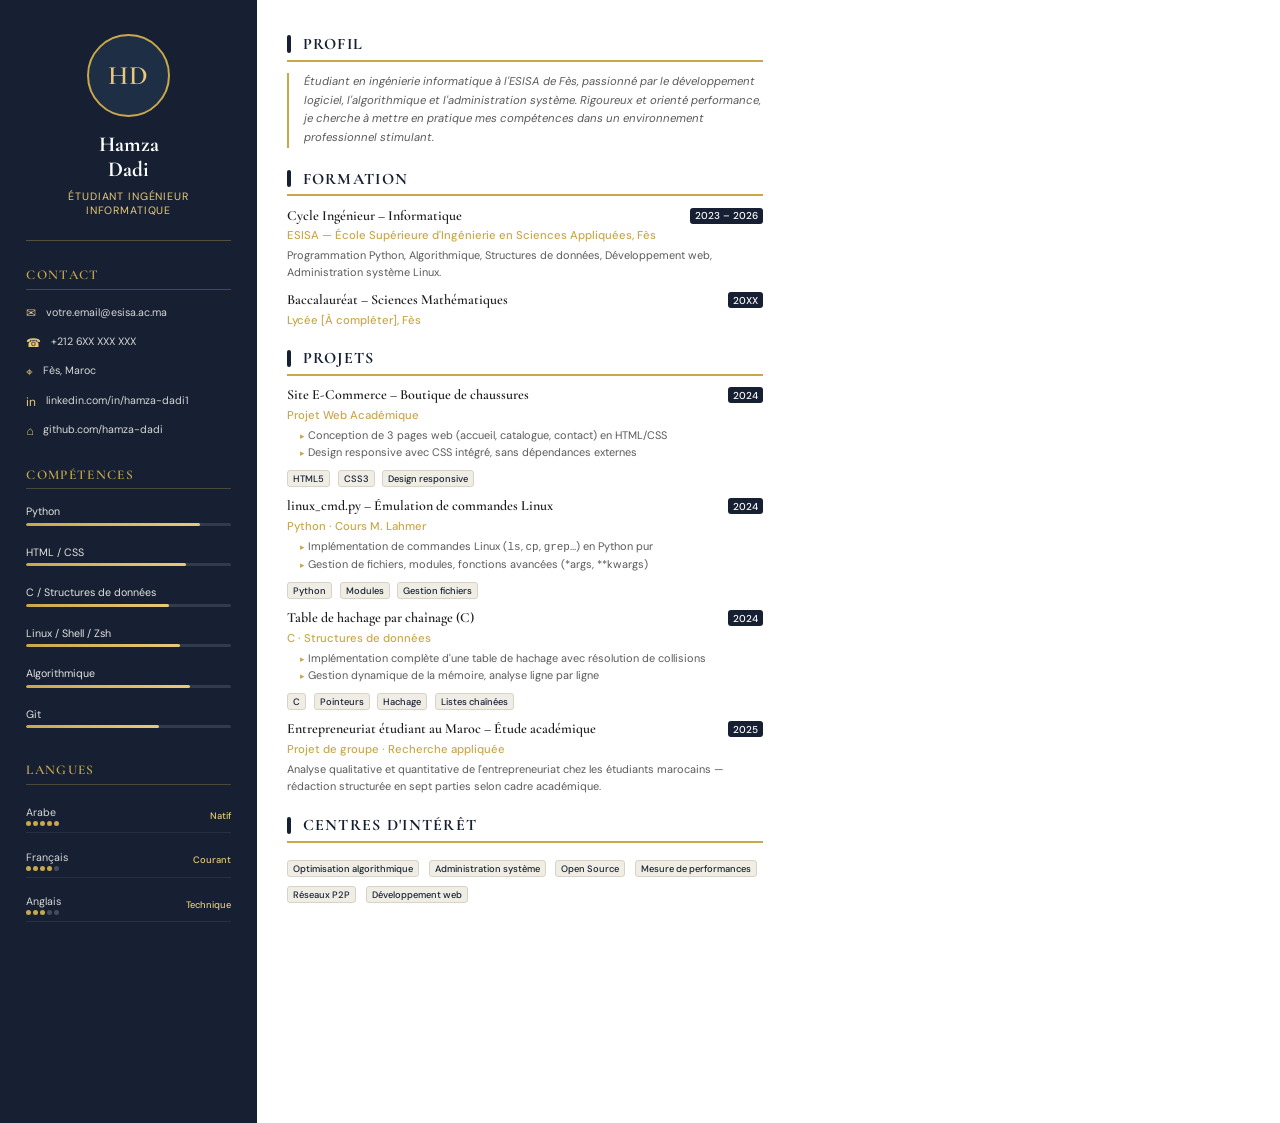
<file: cv_hamza_dadi.html>
<!DOCTYPE html>
<html lang="fr">
<head>
<meta charset="UTF-8">
<meta name="viewport" content="width=device-width, initial-scale=1.0">
<title>CV – Hamza Dadi</title>
<link href="https://fonts.googleapis.com/css2?family=Cormorant+Garamond:wght@400;500;600;700&family=DM+Sans:wght@300;400;500&display=swap" rel="stylesheet">
<style>
  *, *::before, *::after { box-sizing: border-box; margin: 0; padding: 0; }

  :root {
    --navy:   #162032;
    --navy2:  #1e2e44;
    --gold:   #c9a84c;
    --gold2:  #e8c97a;
    --white:  #f9f7f2;
    --text:   #1a1a1a;
    --muted:  #5a5a5a;
    --line:   #ddd8ce;
  }

  html, body {
    width: 210mm;
    height: 297mm;
    font-family: 'DM Sans', sans-serif;
    font-size: 9.4pt;
    color: var(--text);
    background: #fff;
  }

  .page {
    width: 210mm;
    height: 297mm;
    display: flex;
    overflow: hidden;
  }

  /* ── SIDEBAR ── */
  .sidebar {
    width: 68mm;
    background: var(--navy);
    color: var(--white);
    padding: 9mm 7mm;
    display: flex;
    flex-direction: column;
    gap: 7mm;
    flex-shrink: 0;
  }

  .avatar-wrap {
    display: flex;
    flex-direction: column;
    align-items: center;
    gap: 4mm;
    padding-bottom: 6mm;
    border-bottom: 1px solid rgba(201,168,76,0.35);
  }

  .avatar {
    width: 22mm;
    height: 22mm;
    border-radius: 50%;
    background: var(--navy2);
    border: 2.5px solid var(--gold);
    display: flex;
    align-items: center;
    justify-content: center;
    font-family: 'Cormorant Garamond', serif;
    font-size: 20pt;
    font-weight: 600;
    color: var(--gold2);
    letter-spacing: 1px;
  }

  .sb-name {
    font-family: 'Cormorant Garamond', serif;
    font-size: 16pt;
    font-weight: 700;
    color: #fff;
    text-align: center;
    line-height: 1.15;
  }

  .sb-title {
    font-size: 8pt;
    font-weight: 400;
    color: var(--gold2);
    text-align: center;
    letter-spacing: 0.08em;
    text-transform: uppercase;
    margin-top: -2mm;
  }

  .sb-section {
    display: flex;
    flex-direction: column;
    gap: 3mm;
  }

  .sb-heading {
    font-family: 'Cormorant Garamond', serif;
    font-size: 10pt;
    font-weight: 600;
    color: var(--gold);
    letter-spacing: 0.1em;
    text-transform: uppercase;
    padding-bottom: 1.5mm;
    border-bottom: 1px solid rgba(201,168,76,0.3);
    margin-bottom: 1mm;
  }

  .contact-item {
    display: flex;
    align-items: flex-start;
    gap: 2.5mm;
    font-size: 8pt;
    color: rgba(249,247,242,0.85);
    line-height: 1.45;
  }

  .contact-icon {
    color: var(--gold2);
    font-size: 9pt;
    margin-top: 0.5pt;
    flex-shrink: 0;
  }

  .skill-row {
    margin-bottom: 2mm;
  }

  .skill-label {
    font-size: 8pt;
    color: rgba(249,247,242,0.9);
    margin-bottom: 1.2mm;
    display: flex;
    justify-content: space-between;
  }

  .skill-bar {
    height: 3px;
    background: rgba(255,255,255,0.12);
    border-radius: 2px;
    overflow: hidden;
  }

  .skill-fill {
    height: 100%;
    background: linear-gradient(90deg, var(--gold), var(--gold2));
    border-radius: 2px;
  }

  .lang-row {
    display: flex;
    justify-content: space-between;
    align-items: center;
    font-size: 8pt;
    color: rgba(249,247,242,0.85);
    padding: 1.5mm 0;
    border-bottom: 1px solid rgba(255,255,255,0.07);
  }

  .lang-level {
    font-size: 7pt;
    color: var(--gold2);
    font-weight: 500;
  }

  .dots {
    display: flex;
    gap: 2px;
    margin-top: 0.5mm;
  }

  .dot {
    width: 5px;
    height: 5px;
    border-radius: 50%;
    background: rgba(255,255,255,0.2);
  }

  .dot.filled {
    background: var(--gold);
  }

  /* ── MAIN ── */
  .main {
    flex: 1;
    padding: 9mm 8mm 7mm 8mm;
    display: flex;
    flex-direction: column;
    gap: 5.5mm;
    background: #fff;
  }

  .section { display: flex; flex-direction: column; gap: 3mm; }

  .section-title {
    font-family: 'Cormorant Garamond', serif;
    font-size: 12pt;
    font-weight: 700;
    color: var(--navy);
    letter-spacing: 0.08em;
    text-transform: uppercase;
    display: flex;
    align-items: center;
    gap: 3mm;
    padding-bottom: 1.5mm;
    border-bottom: 2px solid var(--gold);
  }

  .section-title::before {
    content: '';
    display: inline-block;
    width: 4px;
    height: 13pt;
    background: var(--navy);
    border-radius: 2px;
  }

  .entry { display: flex; flex-direction: column; gap: 1mm; }

  .entry-header {
    display: flex;
    justify-content: space-between;
    align-items: flex-start;
    gap: 2mm;
  }

  .entry-title {
    font-family: 'Cormorant Garamond', serif;
    font-size: 10.5pt;
    font-weight: 600;
    color: var(--text);
    line-height: 1.2;
  }

  .entry-date {
    font-size: 7.5pt;
    color: #fff;
    background: var(--navy);
    padding: 1.5px 5px;
    border-radius: 3px;
    white-space: nowrap;
    flex-shrink: 0;
    font-weight: 500;
  }

  .entry-sub {
    font-size: 8.5pt;
    color: var(--gold);
    font-weight: 500;
  }

  .entry-desc {
    font-size: 8.2pt;
    color: var(--muted);
    line-height: 1.55;
  }

  .entry-desc ul {
    padding-left: 3.5mm;
    list-style: none;
  }

  .entry-desc ul li::before {
    content: '▸ ';
    color: var(--gold);
    font-size: 7pt;
  }

  .tags {
    display: flex;
    flex-wrap: wrap;
    gap: 2mm;
    margin-top: 1.5mm;
  }

  .tag {
    font-size: 7pt;
    background: #f0ede5;
    color: var(--navy);
    padding: 1.5px 5px;
    border-radius: 3px;
    border: 0.5px solid #d8d3c6;
    font-weight: 500;
  }

  .profile-text {
    font-size: 8.5pt;
    color: var(--muted);
    line-height: 1.65;
    font-style: italic;
    border-left: 2.5px solid var(--gold);
    padding-left: 4mm;
  }

  .two-col {
    display: grid;
    grid-template-columns: 1fr 1fr;
    gap: 4mm 5mm;
  }

  @media print {
    html, body { margin: 0; padding: 0; }
    .page { page-break-after: always; }
    @page { margin: 0; size: A4; }
  }
</style>
</head>
<body>
<div class="page">

  <!-- ══ SIDEBAR ══ -->
  <aside class="sidebar">

    <div class="avatar-wrap">
      <div class="avatar">HD</div>
      <div class="sb-name">Hamza<br>Dadi</div>
      <div class="sb-title">Étudiant Ingénieur Informatique</div>
    </div>

    <!-- Contact -->
    <div class="sb-section">
      <div class="sb-heading">Contact</div>

      <div class="contact-item">
        <span class="contact-icon">✉</span>
        <span>votre.email@esisa.ac.ma</span>
      </div>
      <div class="contact-item">
        <span class="contact-icon">☎</span>
        <span>+212 6XX XXX XXX</span>
      </div>
      <div class="contact-item">
        <span class="contact-icon">⌖</span>
        <span>Fès, Maroc</span>
      </div>
      <div class="contact-item">
        <span class="contact-icon">in</span>
        <span>linkedin.com/in/hamza-dadi1</span>
      </div>
      <div class="contact-item">
        <span class="contact-icon">⌂</span>
        <span>github.com/hamza-dadi</span>
      </div>
    </div>

    <!-- Compétences -->
    <div class="sb-section">
      <div class="sb-heading">Compétences</div>

      <div class="skill-row">
        <div class="skill-label"><span>Python</span></div>
        <div class="skill-bar"><div class="skill-fill" style="width:85%"></div></div>
      </div>
      <div class="skill-row">
        <div class="skill-label"><span>HTML / CSS</span></div>
        <div class="skill-bar"><div class="skill-fill" style="width:78%"></div></div>
      </div>
      <div class="skill-row">
        <div class="skill-label"><span>C / Structures de données</span></div>
        <div class="skill-bar"><div class="skill-fill" style="width:70%"></div></div>
      </div>
      <div class="skill-row">
        <div class="skill-label"><span>Linux / Shell / Zsh</span></div>
        <div class="skill-bar"><div class="skill-fill" style="width:75%"></div></div>
      </div>
      <div class="skill-row">
        <div class="skill-label"><span>Algorithmique</span></div>
        <div class="skill-bar"><div class="skill-fill" style="width:80%"></div></div>
      </div>
      <div class="skill-row">
        <div class="skill-label"><span>Git</span></div>
        <div class="skill-bar"><div class="skill-fill" style="width:65%"></div></div>
      </div>
    </div>

    <!-- Langues -->
    <div class="sb-section">
      <div class="sb-heading">Langues</div>

      <div class="lang-row">
        <div>
          <div>Arabe</div>
          <div class="dots">
            <div class="dot filled"></div><div class="dot filled"></div>
            <div class="dot filled"></div><div class="dot filled"></div><div class="dot filled"></div>
          </div>
        </div>
        <span class="lang-level">Natif</span>
      </div>
      <div class="lang-row">
        <div>
          <div>Français</div>
          <div class="dots">
            <div class="dot filled"></div><div class="dot filled"></div>
            <div class="dot filled"></div><div class="dot filled"></div><div class="dot"></div>
          </div>
        </div>
        <span class="lang-level">Courant</span>
      </div>
      <div class="lang-row">
        <div>
          <div>Anglais</div>
          <div class="dots">
            <div class="dot filled"></div><div class="dot filled"></div>
            <div class="dot filled"></div><div class="dot"></div><div class="dot"></div>
          </div>
        </div>
        <span class="lang-level">Technique</span>
      </div>
    </div>

  </aside>

  <!-- ══ MAIN ══ -->
  <main class="main">

    <!-- Profil -->
    <div class="section">
      <div class="section-title">Profil</div>
      <p class="profile-text">
        Étudiant en ingénierie informatique à l'ESISA de Fès, passionné par le développement logiciel, l'algorithmique et l'administration système. Rigoureux et orienté performance, je cherche à mettre en pratique mes compétences dans un environnement professionnel stimulant.
      </p>
    </div>

    <!-- Formation -->
    <div class="section">
      <div class="section-title">Formation</div>

      <div class="entry">
        <div class="entry-header">
          <div class="entry-title">Cycle Ingénieur – Informatique</div>
          <span class="entry-date">2023 – 2026</span>
        </div>
        <div class="entry-sub">ESISA — École Supérieure d'Ingénierie en Sciences Appliquées, Fès</div>
        <div class="entry-desc">
          Programmation Python, Algorithmique, Structures de données, Développement web, Administration système Linux.
        </div>
      </div>

      <div class="entry">
        <div class="entry-header">
          <div class="entry-title">Baccalauréat – Sciences Mathématiques</div>
          <span class="entry-date">20XX</span>
        </div>
        <div class="entry-sub">Lycée [À compléter], Fès</div>
      </div>
    </div>

    <!-- Projets -->
    <div class="section">
      <div class="section-title">Projets</div>

      <div class="entry">
        <div class="entry-header">
          <div class="entry-title">Site E-Commerce – Boutique de chaussures</div>
          <span class="entry-date">2024</span>
        </div>
        <div class="entry-sub">Projet Web Académique</div>
        <div class="entry-desc">
          <ul>
            <li>Conception de 3 pages web (accueil, catalogue, contact) en HTML/CSS</li>
            <li>Design responsive avec CSS intégré, sans dépendances externes</li>
          </ul>
        </div>
        <div class="tags">
          <span class="tag">HTML5</span><span class="tag">CSS3</span><span class="tag">Design responsive</span>
        </div>
      </div>

      <div class="entry">
        <div class="entry-header">
          <div class="entry-title">linux_cmd.py – Émulation de commandes Linux</div>
          <span class="entry-date">2024</span>
        </div>
        <div class="entry-sub">Python · Cours M. Lahmer</div>
        <div class="entry-desc">
          <ul>
            <li>Implémentation de commandes Linux (<code>ls</code>, <code>cp</code>, <code>grep</code>…) en Python pur</li>
            <li>Gestion de fichiers, modules, fonctions avancées (*args, **kwargs)</li>
          </ul>
        </div>
        <div class="tags">
          <span class="tag">Python</span><span class="tag">Modules</span><span class="tag">Gestion fichiers</span>
        </div>
      </div>

      <div class="entry">
        <div class="entry-header">
          <div class="entry-title">Table de hachage par chaînage (C)</div>
          <span class="entry-date">2024</span>
        </div>
        <div class="entry-sub">C · Structures de données</div>
        <div class="entry-desc">
          <ul>
            <li>Implémentation complète d'une table de hachage avec résolution de collisions</li>
            <li>Gestion dynamique de la mémoire, analyse ligne par ligne</li>
          </ul>
        </div>
        <div class="tags">
          <span class="tag">C</span><span class="tag">Pointeurs</span><span class="tag">Hachage</span><span class="tag">Listes chaînées</span>
        </div>
      </div>

      <div class="entry">
        <div class="entry-header">
          <div class="entry-title">Entrepreneuriat étudiant au Maroc – Étude académique</div>
          <span class="entry-date">2025</span>
        </div>
        <div class="entry-sub">Projet de groupe · Recherche appliquée</div>
        <div class="entry-desc">
          Analyse qualitative et quantitative de l'entrepreneuriat chez les étudiants marocains — rédaction structurée en sept parties selon cadre académique.
        </div>
      </div>
    </div>

    <!-- Intérêts -->
    <div class="section">
      <div class="section-title">Centres d'intérêt</div>
      <div class="tags" style="gap: 2.5mm;">
        <span class="tag">Optimisation algorithmique</span>
        <span class="tag">Administration système</span>
        <span class="tag">Open Source</span>
        <span class="tag">Mesure de performances</span>
        <span class="tag">Réseaux P2P</span>
        <span class="tag">Développement web</span>
      </div>
    </div>

  </main>
</div>
</body>
</html>
</file>
